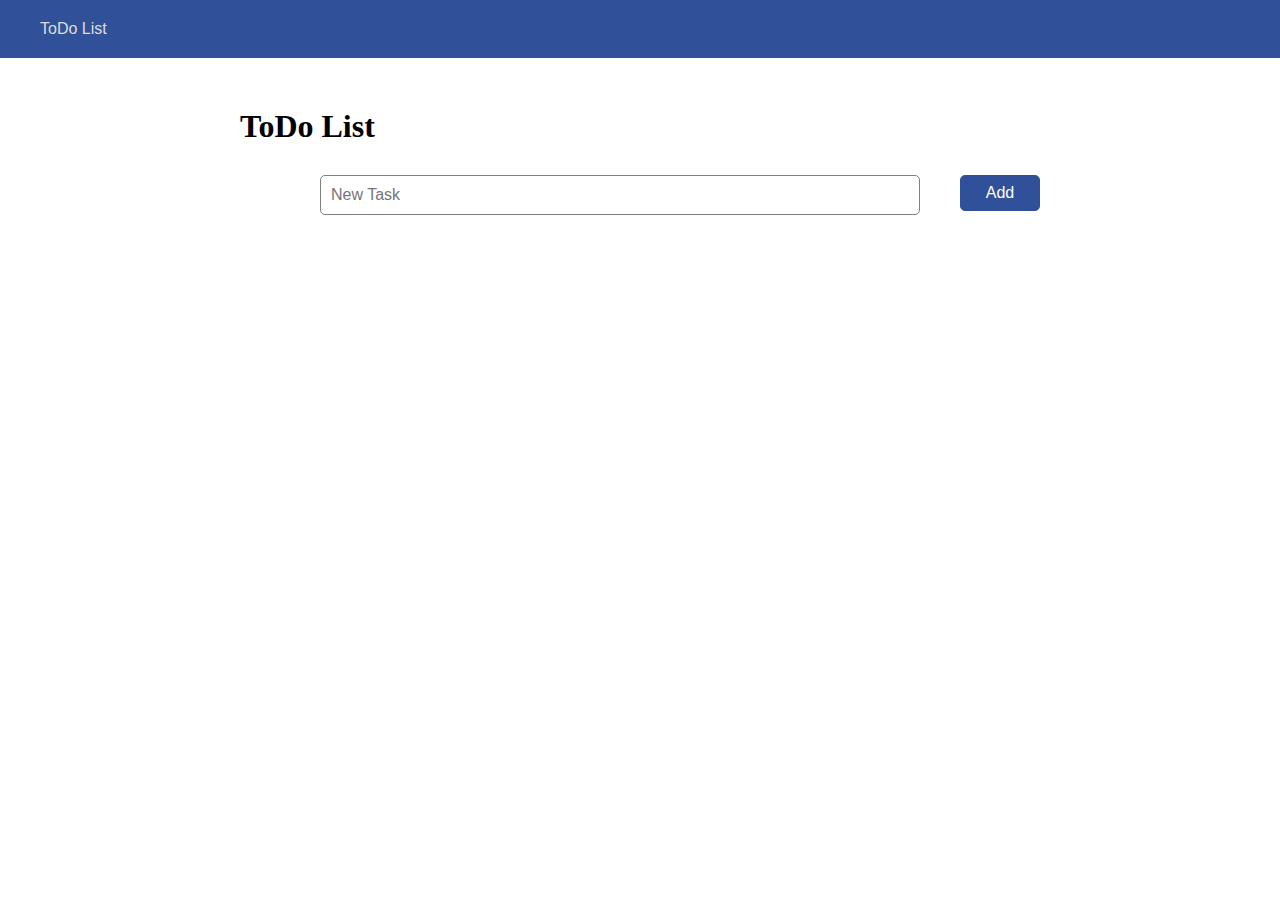
<file: w3/index.html>
<!DOCTYPE html>
<html>
<head>
    <meta charset="utf-8">
    <link rel="stylesheet" href="style.css">
    <title>ToDo List</title>
</head>
<body>
    <header>
        <p>ToDo List</p>
    </header>
    <div class="form">
        <h1>ToDo List</h1>
        <input type="text" id="myInput" placeholder="New Task">
        <button onclick="newElement()" class="addBtn">Add</button>
    </div>
    <ul id="myUL"></ul>
    
    <script src="a.js"></script>
</body>
</html>
</file>
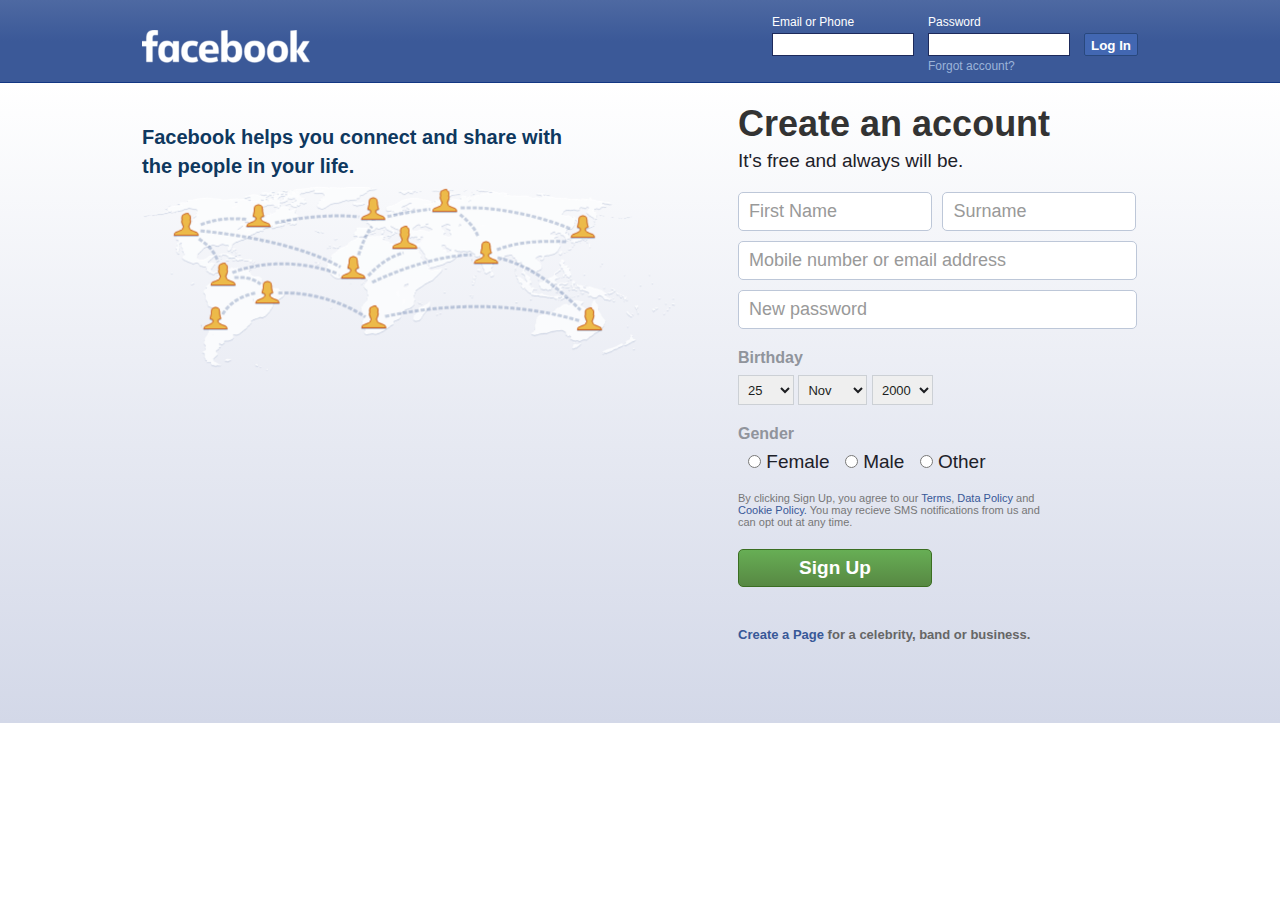
<file: w2/facebook/facebook.html>
<!DOCTYPE html>
<html>
	<head>
		<meta charset="utf-8">
		<title>Facebook - Log In or Sign Up</title>
		<link rel="stylesheet" type="text/css" href="face.css">
		<link rel="shortcut icon" href="https://static.xx.fbcdn.net/rsrc.php/yo/r/iRmz9lCMBD2.ico">
	</head>
	<body>
		<header>
			<div class="facebook-logo">
				<a href="https://www.facebook.com/">
					<i class="facebook-logo"></i>
				</a>			
			</div>
			<div class="login-container">
				<form class="login-form">
					<table cellspacing="0">
						<tbody>
							<tr>
								<td class="labels">
									<label for="email-input">Email or Phone</label>
								</td>
								<td class="labels">
									<label for="password-input">Password</label>
								</td>
							</tr>
							<tr>
								<td>
									<input type="email-input" class="input-box">
								</td>
								<td>
									<input type="password-input" class="input-box">
								</td>
								<td>
									<label class="login-btn">
										<input value="Log In" type="submit">
									</label>
								</td>
							</tr>
							<tr>
								<td></td>
								<td>
									<a href="#">Forgot account?</a>
								</td>
							</tr>
						</tbody>
					</table>
				</form>
			</div>
		</header>
		<main>
			<div class="background-gradient">
				<div class="left-side">
					<p class="greetings">Facebook helps you connect and share with the people in your life.</p>
					<img src="map.png" width="536" height="194">
				</div>
				<div class="right-side">
					<div class="registration-header">
						<h1>Create an account</h1>
						<h3>It's free and always will be.</h3>
					</div>
					<div class="registration-container">
						<form class="registration-form">
							<div class="info-input">
								<input type="text" placeholder="First Name" class="first-name" name="first-name">
								<input type="text" placeholder="Surname" class="surname">
							</div>
							<div class="info-input">
								<input type="text" placeholder="Mobile number or email address" class="long-input">
							</div>
							<div class="info-input">
								<input type="text" placeholder="New password" class="long-input">
							</div>
							<div class="birthday">
								<h2>Birthday</h2>
								<div class="picker-block">
									<span>
										<select>
											<option value="0">Day</option>
											<option value="2">2</option>
											<option value="3">3</option>
											<option value="4">4</option>
											<option value="5">5</option>
											<option value="6">6</option>
											<option value="7">7</option>
											<option value="8">8</option>
											<option value="9">9</option>
											<option value="10">10</option>
											<option value="11">11</option>
											<option value="12">12</option>
											<option value="13">13</option>
											<option value="14">14</option>
											<option value="15">15</option>
											<option value="16">16</option>
											<option value="17">17</option>
											<option value="18">18</option>
											<option value="19">19</option>
											<option value="20">20</option>
											<option value="21">21</option>
											<option value="23">23</option>
											<option value="24">24</option>
											<option value="25" selected="1">25</option>
											<option value="26">26</option>
											<option value="27">27</option>
											<option value="28">28</option>
											<option value="29">29</option>
											<option value="30">30</option>
											<option value="31">31</option>
										</select>
										<select>
											<option value="0">Month</option>
											<option value="1">Jan</option>
											<option value="2">Feb</option>
											<option value="3">Mar</option>
											<option value="4">Apr</option>
											<option value="5">May</option>
											<option value="6">Jun</option>
											<option value="7">Jul</option>
											<option value="8">Aug</option>
											<option value="9">Sep</option>
											<option value="10">Oct</option>
											<option value="11" selected="1">Nov</option>
											<option value="12">Dec</option>
										</select>
										<select>
											<option selected="1">2000</option>
										</select>
									</span>
								</div>
							</div>
							<div class="gender">
								<h2>Gender</h2>
								<div class="picker-block">
									<span class="gender-picker">
										<input type="radio" name="gender">  Female
										<input type="radio" name="gender">  Male
										<input type="radio" name="gender">  Other
									</span>
								</div>
							</div>
							<div class="disclaimer">
								<p>By clicking Sign Up, you agree to our <a href="https://ru-ru.facebook.com/legal/terms/update">Terms</a>, <a href="https://ru-ru.facebook.com/about/privacy/update">Data Policy</a> and <a href="https://ru-ru.facebook.com/policies/cookies/">Cookie Policy.</a> You may recieve SMS notifications from us and can opt out at any time.</p>
							</div>
							<div class="sign-in-button">
								<button type="submit">Sign Up</button>
							</div>
						</form>
						<div class="other-option">
							<p><a href="https://ru-ru.facebook.com/pages/creation/?ref_type=registration_form">Create a Page</a> for a celebrity, band or business.</p>
						</div>
					</div>
				</div>
			</div>
		</main>
	</body>
</html>
</file>
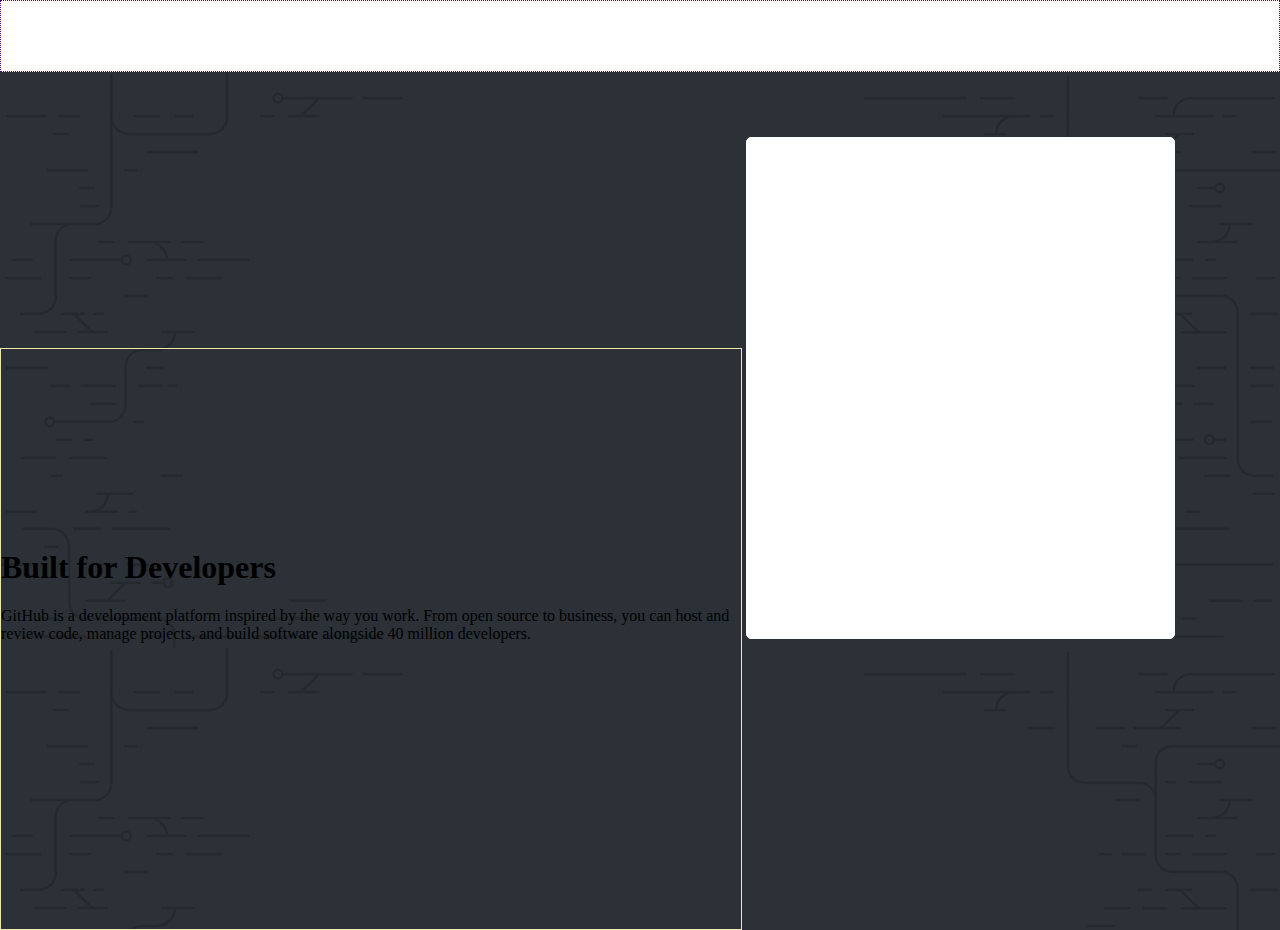
<file: w2/github/github.html>
<!DOCTYPE html>
<html lang="en">
<head>
    <meta charset="UTF-8">
    <meta name="viewport" content="width=device-width, initial-scale=1.0">
    <meta http-equiv="X-UA-Compatible" content="ie=edge">
    <link rel="stylesheet" href="git.css">
    <title>Document</title>
</head>
<body>
    <header>
    </header>
    <main>
        <div class="left">
            <h1>Built for Developers</h1>
            <p>GitHub is a development platform inspired by the way you work. From open source to business, you can host and review code, manage projects, and build software alongside 40 million developers.</p>
        </div>
        <div class="right">

        </div>     
    </main>
</body>
</html>
</file>
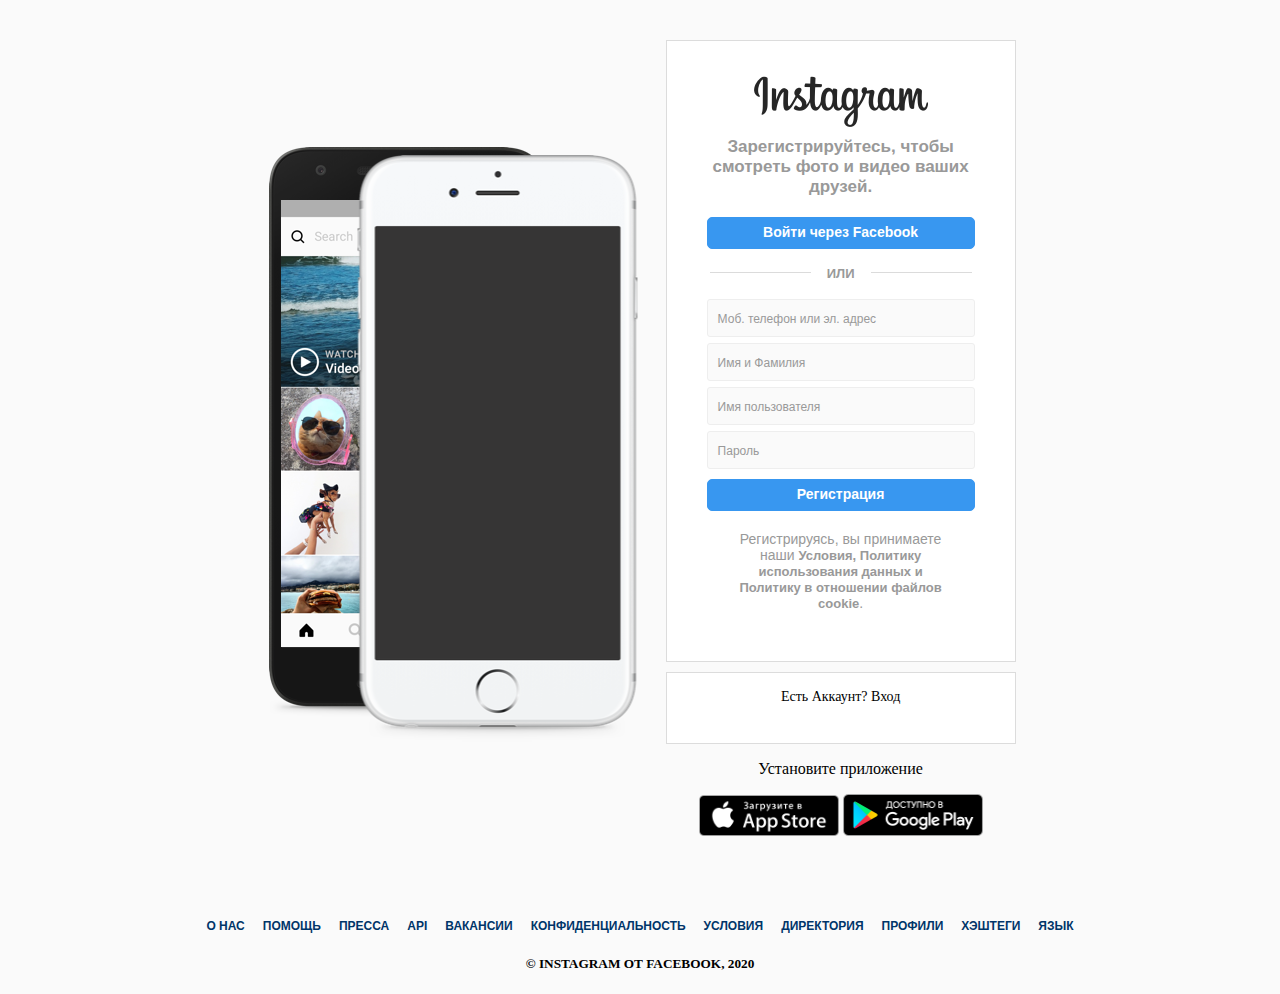
<file: w2/instagram/instagram.html>
<!DOCTYPE html>
<html lang="en">
<head>
    <meta charset="UTF-8">
    <meta name="viewport" content="width=device-width, initial-scale=1.0">
    <meta http-equiv="X-UA-Compatible" content="ie=edge">
    <link rel="stylesheet" href="insta.css">
    <title>Document</title>
</head>
<body>
    <main>
        <div class="left">
            <div class="phone"></div>
        </div>
        <div class="right">
            <article>
                <div class="signin">
                    <h1></h1>
                    <form>
                        <h2 class="vvzhL">Зарегистрируйтесь, чтобы смотреть фото и видео ваших друзей.</h2>
                        <div class="blueblock">
                            <p>Войти через Facebook</p>
                        </div>
                        <div class="lineorline">
                            <div class="line"></div>
                            <h2>ИЛИ</h2>
                            <div class="line"></div>
                        </div>
                        <div class="in">
                            <p>Моб. телефон или эл. адрес</p>
                        </div>
                        <div class="in">
                            <p>Имя и Фамилия</p>
                        </div>
                        <div class="in">
                            <p>Имя пользователя</p>
                        </div>
                        <div class="in">
                            <p>Пароль</p>
                        </div>
                        <div class="blueblock">
                            <p>Регистрация</p>
                        </div>
                        <p id="info">Регистрируясь, вы принимаете наши <span>Условия, Политику использования данных и Политику в отношении файлов cookie</span>.</p>
                    </form>
                </div>
                <div class="login">
                    <br>
                    Есть Аккаунт? Вход
                </div>
                <div class="install">
                    <p>Установите приложение</p>
                    <img src="images/appstore.png" width=140px>
                    <img src="images/playmarket.png" width=140px>
                </div>
            </article>
        </div>
    </main>
    <footer>
        <ul>
            <li>О нас</li>
            <li>Помощь</li>
            <li>Пресса</li>
            <li>API</li>
            <li>Вакансии</li>
            <li>Конфиденциальность</li>
            <li>Условия</li>
            <li>Директория</li>
            <li>Профили</li>
            <li>Хэштеги</li>
            <li>Язык</li>
        </ul>
        <h5 id=#foot>© INSTAGRAM ОТ FACEBOOK, 2020</h5>
    </footer>
</body>
</html>
</file>
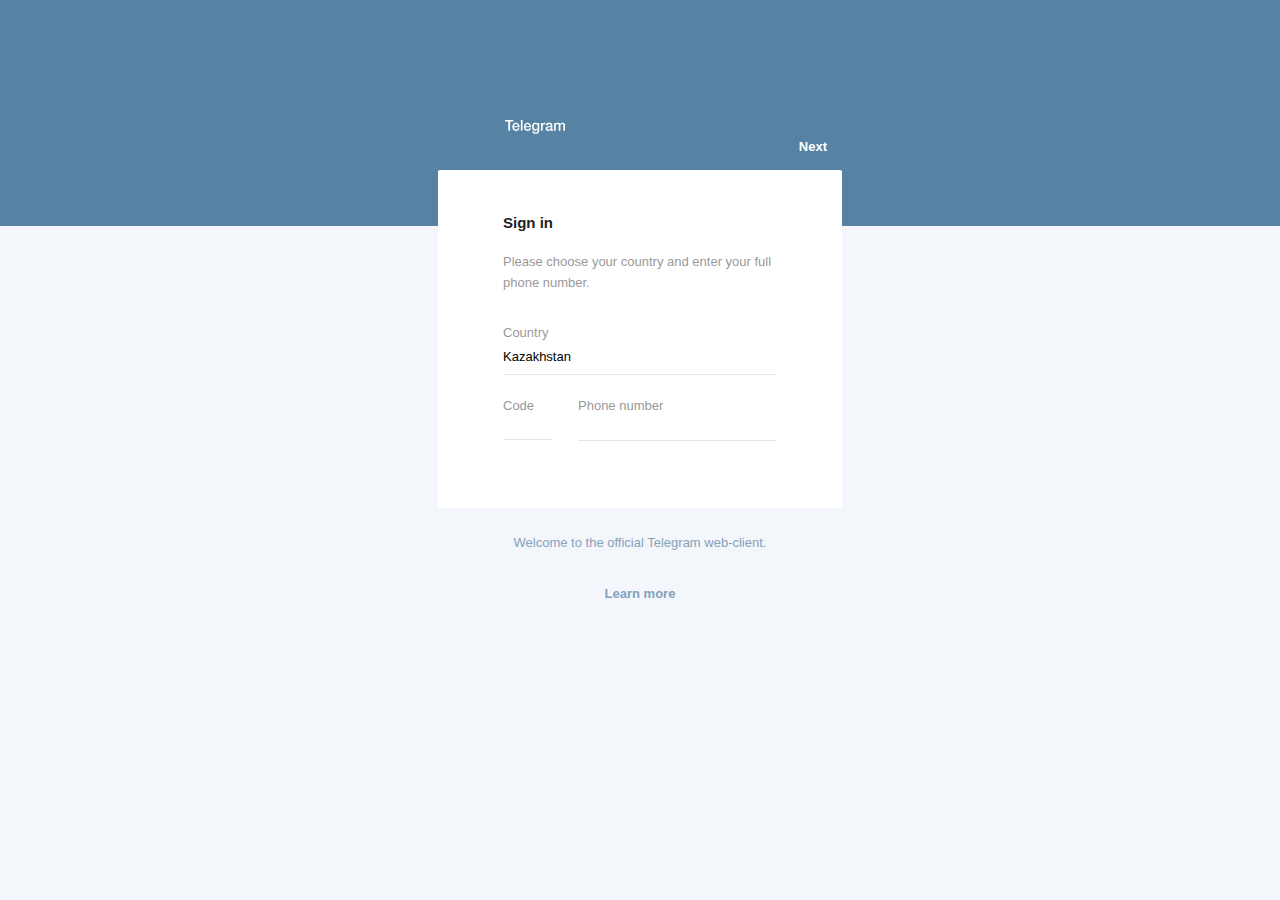
<file: w2/telegram/telegram.html>
<!DOCTYPE html>
<html lang="en">
<head>
    <meta charset="UTF-8">
    <meta name="viewport" content="width=device-width, initial-scale=1.0">
    <meta http-equiv="X-UA-Compatible" content="ie=edge">
    <link rel="stylesheet" href="teleg.css">
    <title>Document</title>
</head>
<body>
    <div class="head"></div>
    <div class="login">
        <div class="login_head">
            <a class="logo" href="https://telegram.org" target="_blank">
                <img src="Telegram.svg" alt="telegram">    
            </a>
            <div class="next">
                <p id="next2">Next</p>
            </div>
        </div>
        <div class="login_form">
            <form>
                <h3 class="signin">Sign in</h3>
                <p>Please choose your country and enter your full phone number.</p>
                <div class="country">
                    <label>Country</label>
                    <div class="countryin">Kazakhstan</div>
                </div>
                <div class="phone">
                    <div class="code">
                        <label>Code</label>
                        <input type="tel" class="codeinput" >
                    </div>
                    <div class="number">
                        <label>Phone number</label>
                        <input type="tel" class="codeinput">
                    </div>
                </div>
            </form>
        </div>
        <div class="about">
            <p>Welcome to the official Telegram web-client.</p>
            <p id = "wh">Learn more</p>
        </div>
    </div>

</body>
</html>
</file>
<file: w3/style.css>
* {
    margin: 0;
    box-sizing: border-box;
}

ul {
    max-width: 900px;
    margin: 0 auto;
    padding: 0;
}

ul li {
    list-style-type: none;
    position: relative;
    padding: 12px 8px 12px 40px;
    background: #eee;
    font-size: 18px;
}

ul li:hover {
    background: #ddd;
}

ul li.checked {
    background: #888;
    color: #305199;
    text-decoration: line-through;
}

ul li.checked::before {
    content: '';
    position: absolute;
    border-color: #305199;
    border-style: solid;
    border-width: 0 2px 2px 0;
    top: 10px;
    left: 16px;
    transform: rotate(45deg);
    height: 15px;
    width: 7px;
}

.close {
    position: absolute;
    right: 0;
    top: 0;
    padding: 12px 16px 12px 16px;
}

.close:hover {
    background-color: #f44336;
    color: white;
}

header {
    background-color: #305199;
    padding: 20px 40px;
    color: #ddd;
    font-family: Verdana, Geneva, Tahoma, sans-serif;
}

.form {
    max-width: 900px;
    margin: 0 auto;
    padding: 50px;
}

.form:after {
    content: "";
    display: table;
    clear: both;
}

input, .addBtn{
    margin-top: 30px;
    margin-bottom: 40px;
}

input {
    margin-left: 10%;
    border: 1px solid gray;
    border-radius: 5px;
    width: 75%;
    padding: 10px;
    float: left;
    font-size: 16px;
}

.addBtn {
    margin-left: 5%;
    padding: 1%;
    width: 10%;
    background: #305199;
    color: white;
    float: left;
    text-align: center;
    font-size: 16px;
    border: 1px solid #305199;
    border-radius: 5px;
}

.addBtn:hover {
    border: 1px solid white;
}
</file>
<file: w2/facebook/face.css>
* {
padding: 0;
margin: 0;
box-sizing: border-box;
font-family: Helvetica, Arial, sans-serif;
color: rgb(255, 255, 255);
}

header {
    height: 83px;
    background-color: rgb(59, 89, 152);
    background-image: linear-gradient(#4e69a2, #3b5998 50%);
    border-bottom: 1px solid rgb(19, 55, 131);
    padding-left: 142px;
    padding-right: 142px;
}

.facebook-logo {
    float: left;
    margin-top: 30px;
}

.facebook-logo i {
    display: inline-block;
    width: 168px;
    height: 34px;
    background-image: url(icons.png);
    background-size:500px 324px;
    background-position: 0 -250px;
    margin: 0;
}

.login-container {
    float: right;
    margin-top: 15px;
}

.labels {
    font-size: 12px;
    padding-bottom: 4px;
}

.input-box {
    border: 1px solid rgb(29, 42, 91);
    width: 142px;
    padding: 3px;
}

td {
    padding-left: 14px;
}

td a {
    color: rgb(156, 180, 216);
    font-weight: 400;
    font-size: 12px;
    text-decoration: none;
}

td a:hover {
    text-decoration: underline;
}

.login-btn {
    background-color: rgb(66, 103, 178);
    padding: 2px 6px;
    border-radius: 2px;
    border: 1px solid rgb(41, 72, 125);
}

.login-btn:hover {
    cursor: pointer;
    background-color: rgb(41, 72, 125);
}

.login-btn input {
    background-color: transparent;
    font-weight: 700;
    border: none;
    text-align: center;
}

.background-gradient {
    position: relative;
    min-height: 640px;
    background-image: linear-gradient(rgb(255, 255, 255), rgb(211, 216, 232));
}

.left-side {
    float: left;
    padding-left: 142px;
    width: 580px;
}

.left-side p {
    color: rgb(14, 56, 95);
    font-size: 20px;
    font-weight: 700;
    line-height: 29px;
    margin-top: 40px;
}

.right-side {
    float: right;
    margin-right: 142px;
}

.registration-header {
    width: 400px;
    padding-top: 20px;
    padding-bottom: 20px;
}

.registration-header h1 {
    color: rgb(51, 51, 51);
    font-size: 36px;
    margin-bottom: 5px;
}

.registration-header h3, .gender-picker {
    color: rgb(29, 33, 41);
    font-size: 19px;
    font-weight: 400;
}

.first-name, .surname {
    border: 1px solid rgb(189, 199, 216);
    border-radius: 5px;
    width: 194px;
    font-size: 18px;
    padding-top: 8px;
    padding-bottom: 8px;
    padding-left: 10px;
    padding-right: 10px;
}

.surname {
    margin-left: 6px;
}

.long-input {
    border: 1px solid rgb(189, 199, 216);
    border-radius: 5px;
    width: 399px;
    font-size: 18px;
    padding-top: 8px;
    padding-bottom: 8px;
    padding-left: 10px;
    padding-right: 10px;
}

.info-input {
    margin-bottom: 10px;
}

::placeholder {
    color: rgb(153, 153, 153);
}

.birthday h2, .gender h2 {
    color: rgb(144, 148, 156);
    font-size: 16px;
    font-weight: 700;
    margin-top: 20px;
    margin-bottom: 5px;
}

.picker-block {
    width: 400px;
    height: 30px;
    margin-top: 8px;
    margin-bottom: 8px;
}

.picker-block select {
    color: rgb(28, 30, 33);
    font-size: 13px;
    height: 30px;
    padding: 5px;
    border: 1px solid rgb(204, 208, 213);
}

.gender-picker input {
    margin-left: 10px;
}

.disclaimer {
    width: 316px;
    margin-top: 11px;
    margin-bottom: 11px;
}

.disclaimer p {
    font-size: 11px;
    color: rgb(119, 119, 119);
}

.disclaimer a {
    text-decoration: none;
    color: rgb(56, 88, 152);
}

.disclaimer a:hover {
    text-decoration: underline;
}

.sign-in-button button {
    margin-top: 10px;
    background-image: linear-gradient(rgb(103, 174, 85), rgb(87, 136, 67));
    border: 1px solid rgb(59, 110, 34);
    font-size: 19px;
    width: 194px;
    text-align: center;
    font-weight: 700;
    border-radius: 5px;
    padding-top: 7px;
    padding-bottom: 7px;
    padding-left: 20px;
    padding-right: 20px;
    margin-bottom: 15px;
}

.other-option {
    margin-top: 25px;
    font-weight: 700;
    font-size: 13px;
}

.other-option a {
    color: rgb(56, 88, 152);
    text-decoration: none;
}

.other-option a:hover {
    text-decoration: underline;
}

.other-option p {
    color: rgb(102, 102, 102);
}

.sign-in-button button:hover {
    background-image: linear-gradient(rgb(73, 144, 55), rgb(57, 106, 37));
}

option {
    color: rgb(28, 30, 33);
}
</file>
<file: w2/github/git.css>
body{
    margin: 0;
}

header{
    height: 70px;
    border: 1px dotted indigo;
}

main{
    background-image: url(simple-codelines.svg);
    background-color: #2b3137;
}


.left{
    display: inline-block;
    height: 580px;
    width: 740px;
    border: 1px solid palegoldenrod;
}

.right{
    display: inline-block;
    height: 500px;
    width: 427px;
    background-color: white;
    border: 1px solid white;
    border-radius: 5px;
    margin: 65px auto auto 0px;
}

.left h1{
    margin-top: 200px;
}
</file>
<file: w2/instagram/insta.css>
body{
    margin: 0;
    background-color: #fafafa;
    text-align: center;
}

main{
    display: grid;
    grid-template-areas: "left right";
    grid-template-columns: 52% 48%;
    height: 900px;
}

.left{
    grid-area: "left";
}

.phone{
    position: relative;
    background-image: url(images/phone.png);
    height: 618px;
    width: 454px;
    top: 130px; 
    margin: 0px -15px auto auto;
    overflow: hidden;
}

.right{
    grid-area: "right";
    z-index: 5;
}

article{
    width: 350px;
    height: 812px;
    margin-top: 40px;
}

.signin{
    height: 620px;
    background: white;
    border: 1px solid gainsboro;
}

h1{
    margin: 35px auto 10px 87px;
    background-image: url(images/b20f2a3cd7e4.png);
    background-repeat: no-repeat;
    background-position: -98px 0;
    height: 51px;
    width: 175px;
}

form{
    height: 500px;
}

h2{
    display: inline-block;
    color: #999;
    font-weight: 600;
    line-height: 20px;
    font-size: 17px;
    margin: 0 40px 10px;
    font-family: -apple-system,BlinkMacSystemFont,"Segoe UI",Roboto,Helvetica,Arial,sans-serif;
}

.blueblock{
    background-color: #3897f0;
    width: 248px;
    height: 20px;
    padding: 5px 9px;
    border: 1px solid #3897f0;
    border-radius: 5px;
    margin: 10px auto 0px;
}

.blueblock p{
    color: white;
    margin: 0;
    font-family: -apple-system,BlinkMacSystemFont,"Segoe UI",Roboto,Helvetica,Arial,sans-serif;
    font-size: 14px;
    line-height: 18px;
    font-weight: 600;
}


.lineorline h2{
    margin: 15px 12px;
    font-size: 13px;
}

.line{
    display: inline-block;
    background-color: rgba(var(--b38,219,219,219),1);
    height: 1px;
    width: 101px;
    margin: 5px auto;
}

.in{
    width: 256px;
    height: 36px;
    background-color: #fafafa;
    border: 1px solid #eee;
    margin: 0 auto 6px;
    border-radius: 3px;
    color: #999;
    font-size: 12px;
    text-align: left;
    padding-left: 10px;
    font-family: sans-serif;
}

.login{
    height: 70px;
    margin-top: 10px;
    background-color: white;
    border: 1px solid gainsboro;
    text-align: center;
    font-size: 14px;
}

#info{
    margin: 20px 70px;
    color: #999;
    font-size: 14px;
    font-family: sans-serif;
}


li{
    color: rgba(var(--fe0,0,53,105),1);
    margin: 7px;
    text-transform: uppercase;
    font-size: 12px;
    font-family: sans-serif;
    font-weight: 600;
    display: inline;
}

ul{
    padding: 0;
}

.footer{
    height: 113px;
    text-align: left;
    color: #999;
    
}

span{
    font-size: 13px;
    font-weight: bold;
}
</file>
<file: w2/telegram/teleg.css>
body{
    margin: 0;
    background: #f3f6fa;
    font: 13px/18px Tahoma,sans-serif,Arial,Helvetica;
    color: #999;
    overflow: hidden;
}

.head{
    background: #5682a3;
    height: 226px;
}

.login{
    height: 480px;
    width: 404px;
    margin: -131px auto 90px;
}

.login_head{
    background: #5682a3;
    height: 75px;
}

.login_form{
    background: #fff;
    border-radius: 2px;
    height: 250px;
    width: 274px;
    padding: 44px 65px;
}
.about{
    color: #84a2bc;
    font-size: 13px;
    line-height: 16px;
    margin-top: 25px;
    text-align: center;
    
}

#wh{
    font-weight: 700;
}

.next{
    width: 80;
    height: 75;
    float: right;
}

#next2{
    font-size: 13px;
    line-height: 20px;
    padding: 27px 15px 28px;
    display: inline-block;
    color: #fff;
    font-weight: 700;
}

.signin{
    color: #222;
    margin: 0 0 20px;
    font-size: 15px;
    font-weight: 700;
}

p{
    margin: 15px 0 30px;
    font-size: 13px;
    line-height: 160%;
}

.country{
    height: 50px;
    margin-bottom: 22px;
    border-bottom: 1px solid #e6e6e6;
}

.countryin{
    padding: 3px 0 0;
    margin: 3px 0 0;
    color: #000;
}

.phone{
    height: 72px;
}

.code{
    float: left;
    width: 50px;
    margin-right: 25px;
    border-bottom: 1px solid #e6e6e6;
    margin-bottom: 22px;
}

.codeinput{
    color: #000;
    background: #fff;
    display: inline-block;
    border: 0;
    outline: 0;
    font-size: 13px;
    padding: 3px 0;
    margin: 3px 0 0;
    width: 100%;
    resize: none;
    -webkit-box-shadow: none;
    -moz-box-shadow: none;
    box-shadow: none;
}

.number{
    height: 43px;
    border-bottom: 1px solid #e6e6e6;
    padding: 0;
    margin: 0 0 22px;
    width: 199px;
    float: right;
}

.logo{
    display: inline-block;
    line-height: 30px;
    padding: 20px 67px 22px;
    width: 60px;
    height: 10px;
}
</file>
